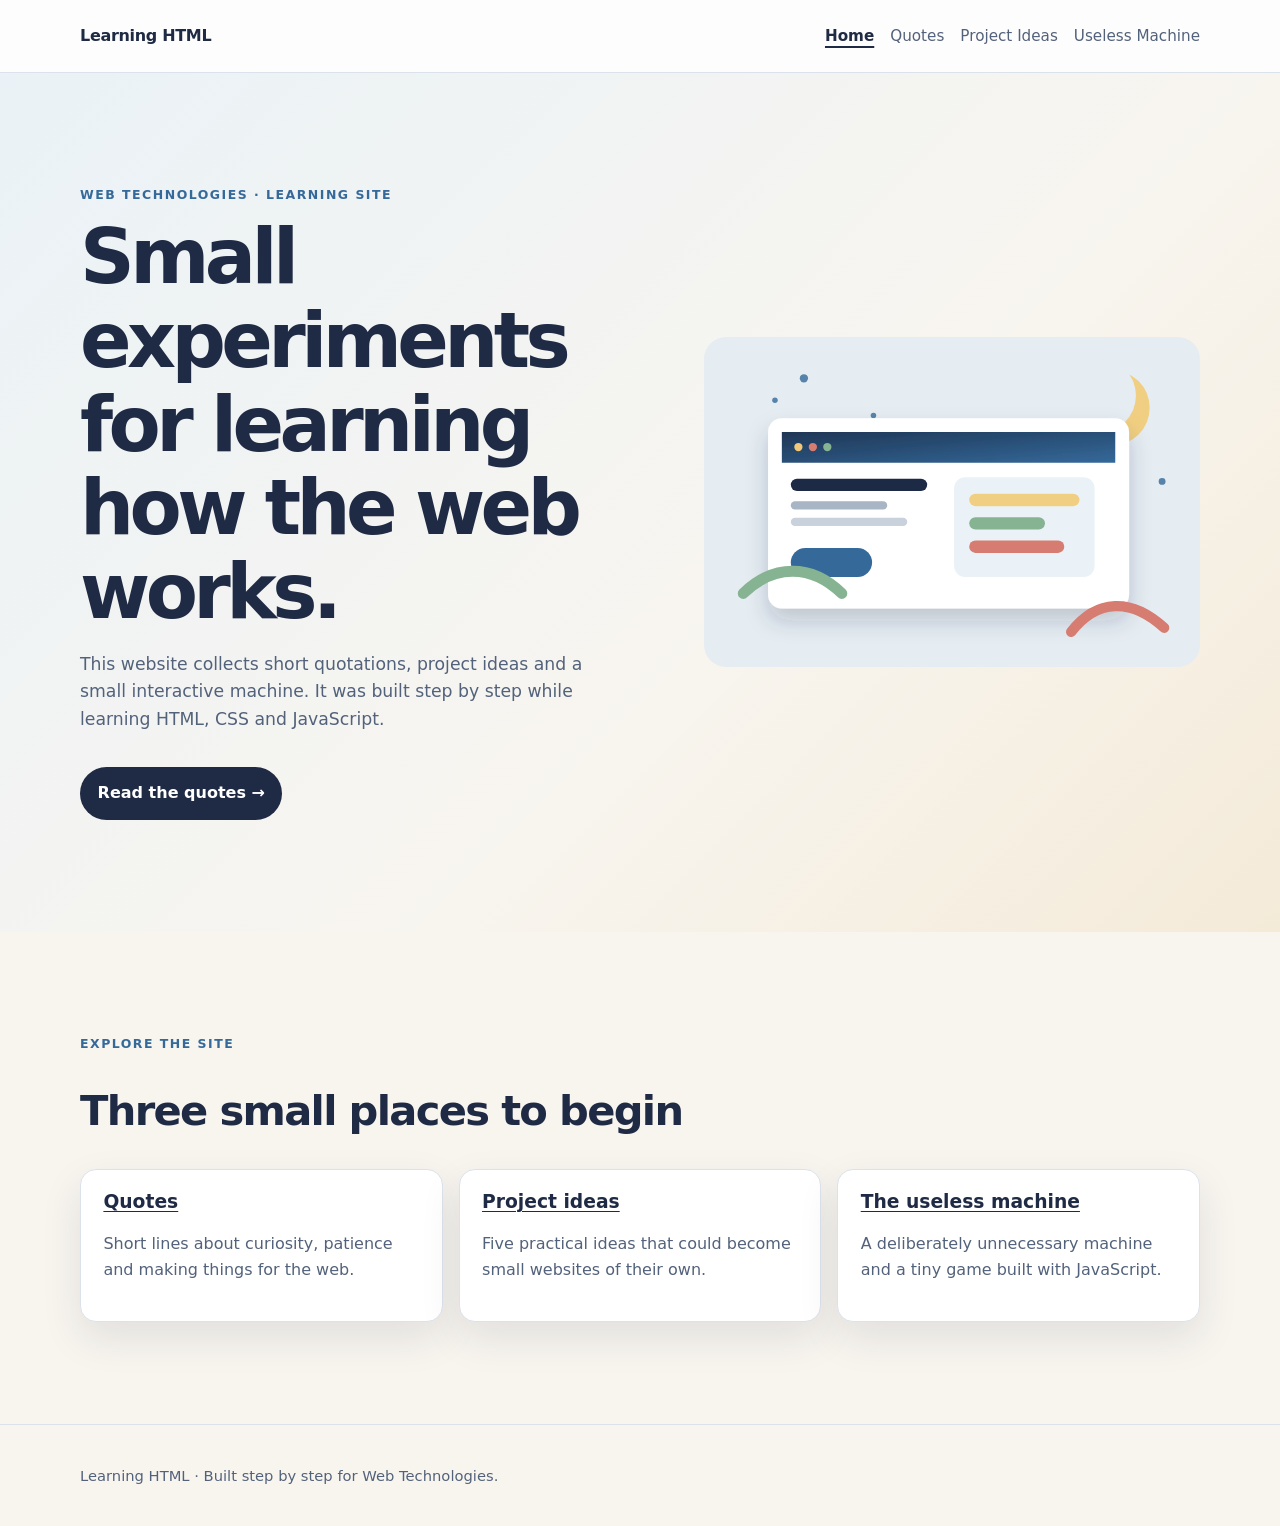
<file: index.html>
<!doctype html>
<html lang="en">
  <head>
    <meta charset="utf-8">
    <meta name="viewport" content="width=device-width, initial-scale=1">
    <meta name="description" content="A small website of quotations, project ideas and interactive web experiments.">
    <title>Learning HTML</title>
    <link rel="icon" type="image/png" sizes="32x32" href="favicon-32.png">
    <link rel="apple-touch-icon" sizes="180x180" href="apple-touch-icon.png">
    <meta property="og:type" content="website">
    <meta property="og:title" content="Learning HTML">
    <meta property="og:description" content="A small website of quotations, project ideas and interactive web experiments.">
    <meta property="og:image" content="assets/images/learning-html-cover.png">
    <meta property="og:image:alt" content="Learning HTML, a website of small web experiments.">
    <meta name="twitter:card" content="summary_large_image">
    <link rel="stylesheet" href="style.css">
  </head>
  <body>
    <a class="skip-link" href="#main">Skip to content</a>
    <header class="site-header">
      <div class="wrap header-content">
        <a class="brand" href="index.html">Learning HTML</a>
        <div id="site-nav"></div>
      </div>
    </header>

    <main id="main">
      <section class="hero">
        <div class="wrap hero-grid">
          <div>
            <p class="eyebrow">WEB TECHNOLOGIES · LEARNING SITE</p>
            <h1>Small experiments for learning how the web works.</h1>
            <p class="lead">This website collects short quotations, project ideas and a small interactive machine. It was built step by step while learning HTML, CSS and JavaScript.</p>
            <a class="button" href="quotes.html">Read the quotes <span aria-hidden="true">→</span></a>
          </div>
          <img src="assets/images/hero-learning.svg" width="720" height="480" alt="Original illustration of a browser window, stars and colourful blocks representing small web experiments.">
        </div>
      </section>

      <section class="wrap section" aria-labelledby="explore-title">
        <p class="eyebrow">EXPLORE THE SITE</p>
        <h2 id="explore-title">Three small places to begin</h2>
        <div class="card-grid">
          <article class="card">
            <h3><a href="quotes.html">Quotes</a></h3>
            <p>Short lines about curiosity, patience and making things for the web.</p>
          </article>
          <article class="card">
            <h3><a href="project.html">Project ideas</a></h3>
            <p>Five practical ideas that could become small websites of their own.</p>
          </article>
          <article class="card">
            <h3><a href="machine.html">The useless machine</a></h3>
            <p>A deliberately unnecessary machine and a tiny game built with JavaScript.</p>
          </article>
        </div>
      </section>
    </main>

    <footer class="site-footer">
      <div class="wrap">
        <p>Learning HTML · Built step by step for Web Technologies.</p>
      </div>
    </footer>
    <script src="nav.js"></script>
  </body>
</html>
</file>
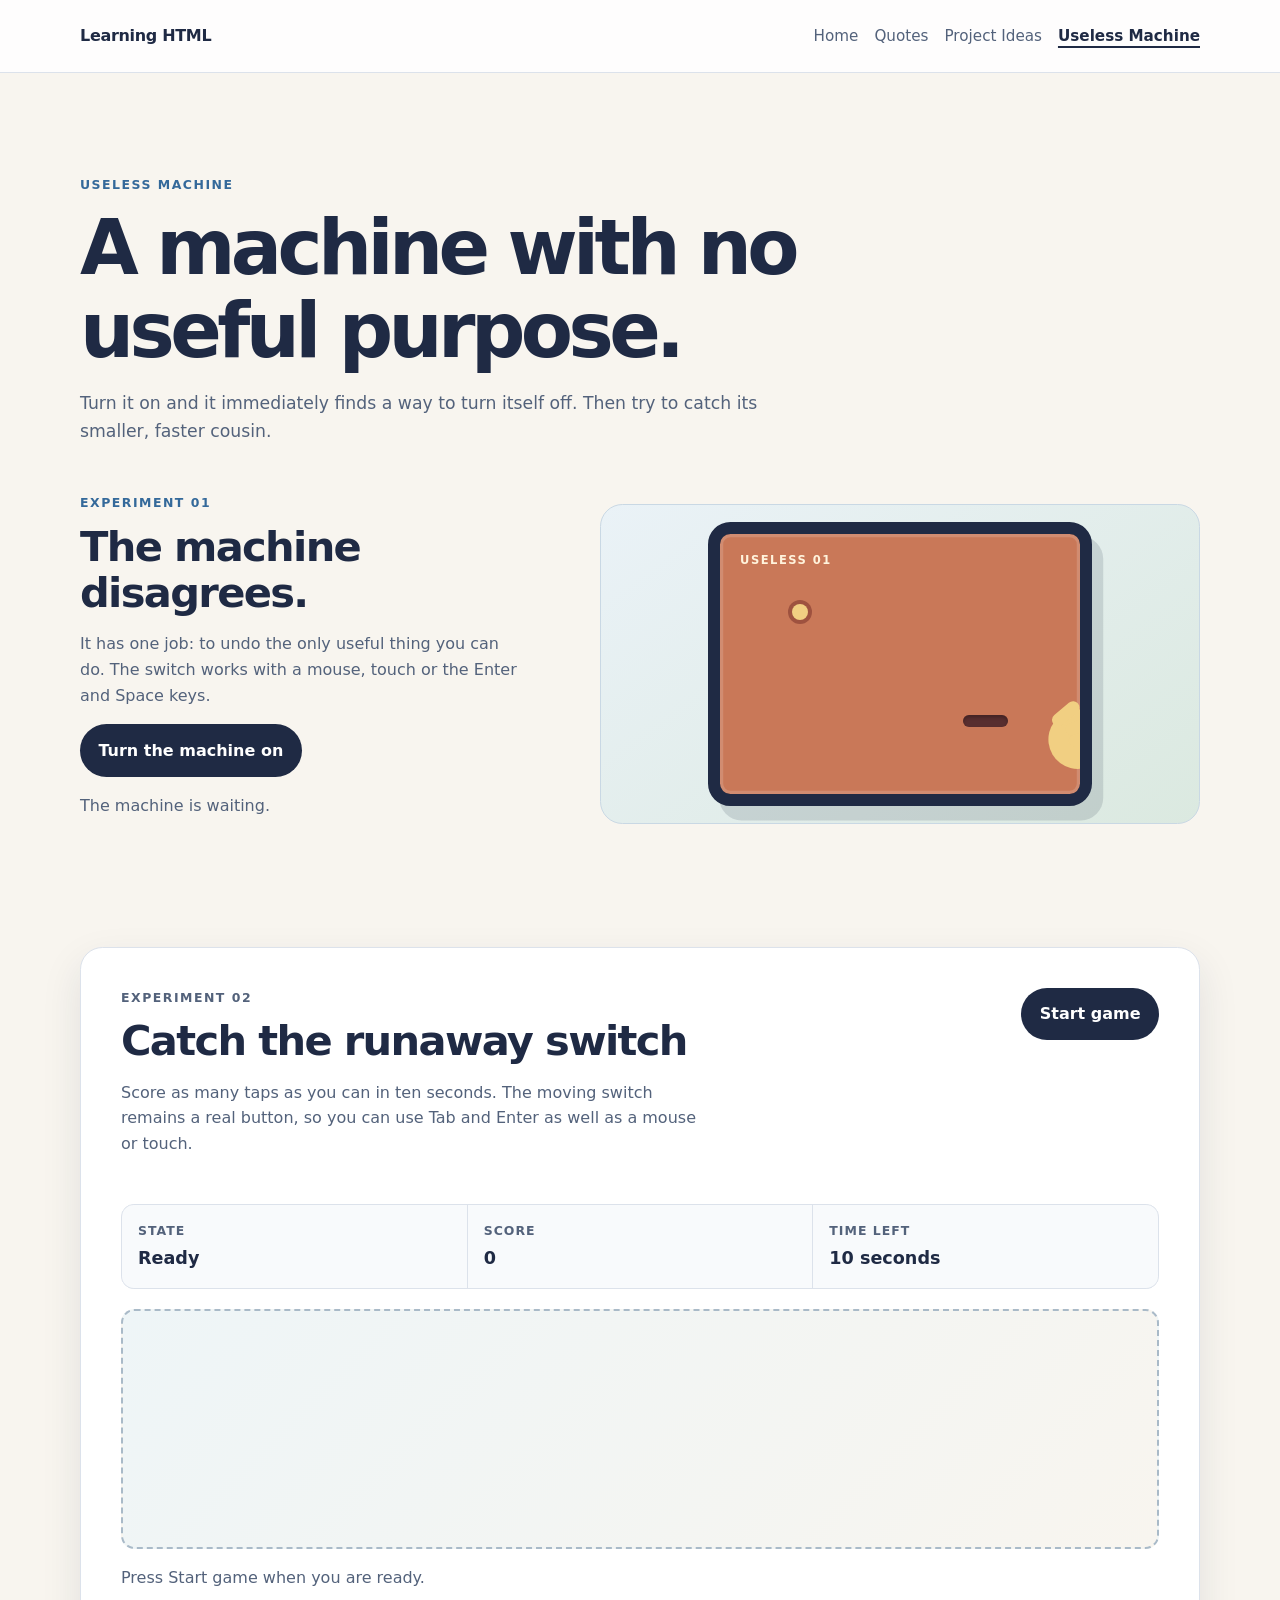
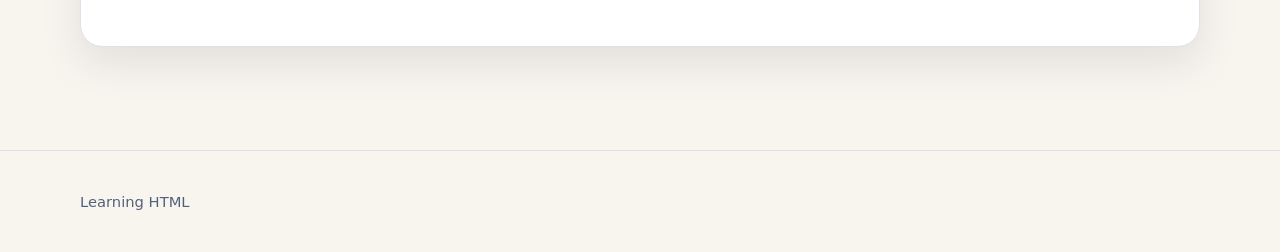
<file: machine.html>
<!doctype html>
<html lang="en">
  <head>
    <meta charset="utf-8">
    <meta name="viewport" content="width=device-width, initial-scale=1">
    <title>Useless Machine · Learning HTML</title>
    <meta name="description" content="A deliberately unnecessary machine and a short keyboard-friendly switch-catching game.">
    <link rel="icon" type="image/png" sizes="32x32" href="favicon-32.png">
    <link rel="apple-touch-icon" sizes="180x180" href="apple-touch-icon.png">
    <meta property="og:type" content="website">
    <meta property="og:title" content="Useless Machine · Learning HTML">
    <meta property="og:description" content="A deliberately unnecessary machine and a short keyboard-friendly switch-catching game.">
    <meta property="og:image" content="assets/images/learning-html-cover.png">
    <meta property="og:image:alt" content="Learning HTML, a website of small web experiments.">
    <meta name="twitter:card" content="summary_large_image">
    <link rel="stylesheet" href="style.css">
  </head>
  <body>
    <a class="skip-link" href="#main">Skip to content</a>
    <header class="site-header">
      <div class="wrap header-content">
        <a class="brand" href="index.html">Learning HTML</a>
        <div id="site-nav"></div>
      </div>
    </header>
    <main id="main" class="wrap page-content">
      <p class="eyebrow">USELESS MACHINE</p>
      <h1>A machine with no useful purpose.</h1>
      <p class="lead">Turn it on and it immediately finds a way to turn itself off. Then try to catch its smaller, faster cousin.</p>

      <section class="machine-layout" aria-labelledby="machine-title">
        <div class="machine-copy">
          <p class="eyebrow">EXPERIMENT 01</p>
          <h2 id="machine-title">The machine disagrees.</h2>
          <p>It has one job: to undo the only useful thing you can do. The switch works with a mouse, touch or the Enter and Space keys.</p>
          <button class="control-button" id="machine-switch" type="button" aria-pressed="false">Turn the machine on</button>
          <p id="machine-status" class="status-message" role="status" aria-live="polite">The machine is waiting.</p>
        </div>

        <div class="machine-stage" id="machine-visual" aria-hidden="true">
          <div class="machine-box">
            <span class="machine-label">USELESS 01</span>
            <span class="machine-slot"></span>
            <span class="machine-light"></span>
            <span class="machine-hand"><span></span></span>
          </div>
        </div>
      </section>

      <section class="game-panel" aria-labelledby="game-title">
        <div class="game-heading">
          <div>
            <p class="eyebrow">EXPERIMENT 02</p>
            <h2 id="game-title">Catch the runaway switch</h2>
            <p>Score as many taps as you can in ten seconds. The moving switch remains a real button, so you can use Tab and Enter as well as a mouse or touch.</p>
          </div>
          <button class="control-button" id="start-game" type="button">Start game</button>
        </div>

        <div class="game-scoreboard" aria-label="Game score">
          <p><span>State</span> <strong id="game-state" aria-live="polite">Ready</strong></p>
          <p><span>Score</span> <strong id="game-score">0</strong></p>
          <p><span>Time left</span> <strong id="time-left">10 seconds</strong></p>
        </div>

        <div class="game-area" id="game-area">
          <button id="runaway-switch" class="runaway-switch" type="button" hidden>Catch me</button>
        </div>
        <p id="game-message" class="status-message" role="status" aria-live="polite">Press Start game when you are ready.</p>
      </section>
    </main>
    <footer class="site-footer"><div class="wrap"><p>Learning HTML</p></div></footer>
    <script src="nav.js"></script>
    <script src="machine.js"></script>
  </body>
</html>
</file>
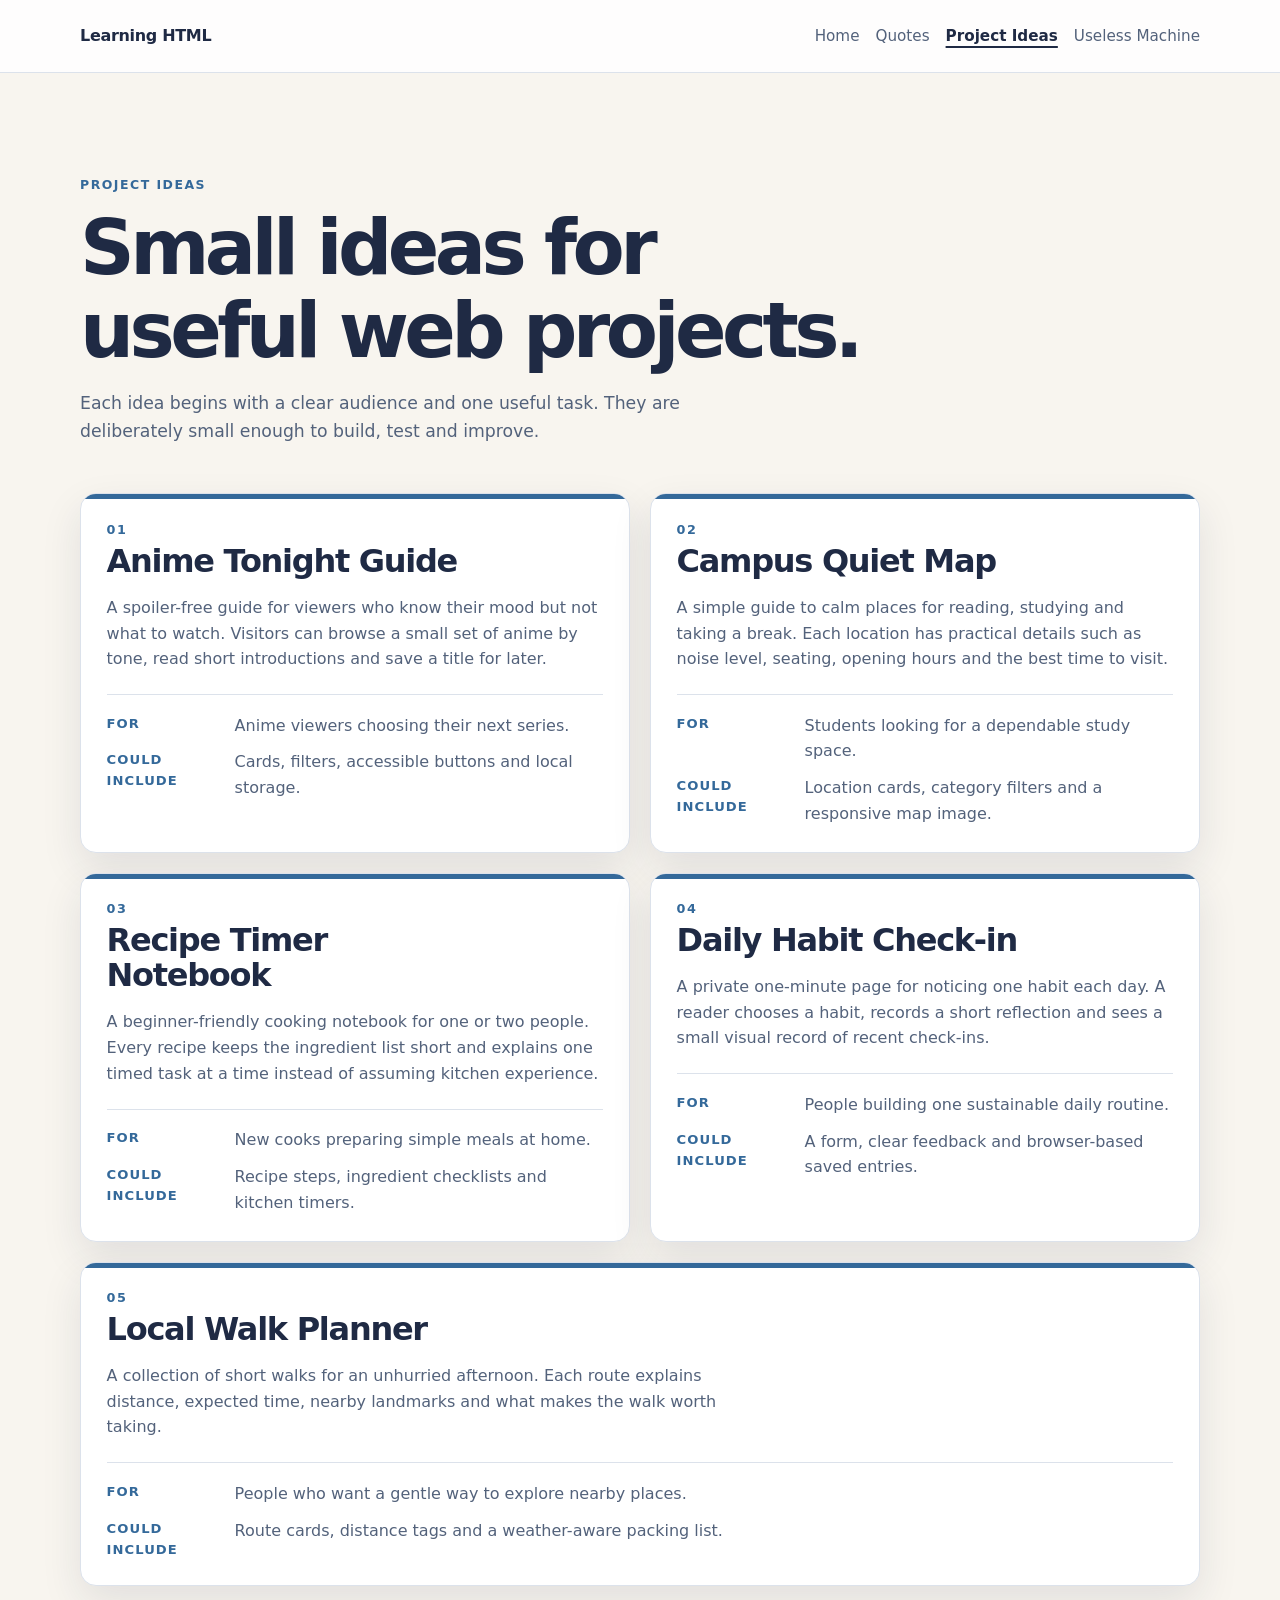
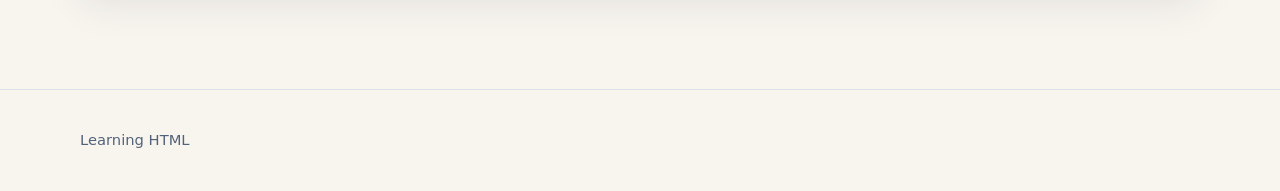
<file: project.html>
<!doctype html>
<html lang="en">
  <head>
    <meta charset="utf-8">
    <meta name="viewport" content="width=device-width, initial-scale=1">
    <title>Project Ideas · Learning HTML</title>
    <meta name="description" content="Five practical website ideas designed around a clear audience and one useful task.">
    <link rel="icon" type="image/png" sizes="32x32" href="favicon-32.png">
    <link rel="apple-touch-icon" sizes="180x180" href="apple-touch-icon.png">
    <meta property="og:type" content="website">
    <meta property="og:title" content="Project Ideas · Learning HTML">
    <meta property="og:description" content="Five practical website ideas designed around a clear audience and one useful task.">
    <meta property="og:image" content="assets/images/learning-html-cover.png">
    <meta property="og:image:alt" content="Learning HTML, a website of small web experiments.">
    <meta name="twitter:card" content="summary_large_image">
    <link rel="stylesheet" href="style.css">
  </head>
  <body>
    <a class="skip-link" href="#main">Skip to content</a>
    <header class="site-header">
      <div class="wrap header-content">
        <a class="brand" href="index.html">Learning HTML</a>
        <div id="site-nav"></div>
      </div>
    </header>
    <main id="main" class="wrap page-content">
      <p class="eyebrow">PROJECT IDEAS</p>
      <h1>Small ideas for useful web projects.</h1>
      <p class="lead">Each idea begins with a clear audience and one useful task. They are deliberately small enough to build, test and improve.</p>

      <section class="idea-grid" aria-label="Five project ideas">
        <article class="idea-card">
          <p class="idea-number">01</p>
          <h2>Anime Tonight Guide</h2>
          <p>A spoiler-free guide for viewers who know their mood but not what to watch. Visitors can browse a small set of anime by tone, read short introductions and save a title for later.</p>
          <dl class="idea-details">
            <div><dt>For</dt><dd>Anime viewers choosing their next series.</dd></div>
            <div><dt>Could include</dt><dd>Cards, filters, accessible buttons and local storage.</dd></div>
          </dl>
        </article>

        <article class="idea-card">
          <p class="idea-number">02</p>
          <h2>Campus Quiet Map</h2>
          <p>A simple guide to calm places for reading, studying and taking a break. Each location has practical details such as noise level, seating, opening hours and the best time to visit.</p>
          <dl class="idea-details">
            <div><dt>For</dt><dd>Students looking for a dependable study space.</dd></div>
            <div><dt>Could include</dt><dd>Location cards, category filters and a responsive map image.</dd></div>
          </dl>
        </article>

        <article class="idea-card">
          <p class="idea-number">03</p>
          <h2>Recipe Timer Notebook</h2>
          <p>A beginner-friendly cooking notebook for one or two people. Every recipe keeps the ingredient list short and explains one timed task at a time instead of assuming kitchen experience.</p>
          <dl class="idea-details">
            <div><dt>For</dt><dd>New cooks preparing simple meals at home.</dd></div>
            <div><dt>Could include</dt><dd>Recipe steps, ingredient checklists and kitchen timers.</dd></div>
          </dl>
        </article>

        <article class="idea-card">
          <p class="idea-number">04</p>
          <h2>Daily Habit Check-in</h2>
          <p>A private one-minute page for noticing one habit each day. A reader chooses a habit, records a short reflection and sees a small visual record of recent check-ins.</p>
          <dl class="idea-details">
            <div><dt>For</dt><dd>People building one sustainable daily routine.</dd></div>
            <div><dt>Could include</dt><dd>A form, clear feedback and browser-based saved entries.</dd></div>
          </dl>
        </article>

        <article class="idea-card">
          <p class="idea-number">05</p>
          <h2>Local Walk Planner</h2>
          <p>A collection of short walks for an unhurried afternoon. Each route explains distance, expected time, nearby landmarks and what makes the walk worth taking.</p>
          <dl class="idea-details">
            <div><dt>For</dt><dd>People who want a gentle way to explore nearby places.</dd></div>
            <div><dt>Could include</dt><dd>Route cards, distance tags and a weather-aware packing list.</dd></div>
          </dl>
        </article>
      </section>
    </main>
    <footer class="site-footer"><div class="wrap"><p>Learning HTML</p></div></footer>
    <script src="nav.js"></script>
  </body>
</html>
</file>
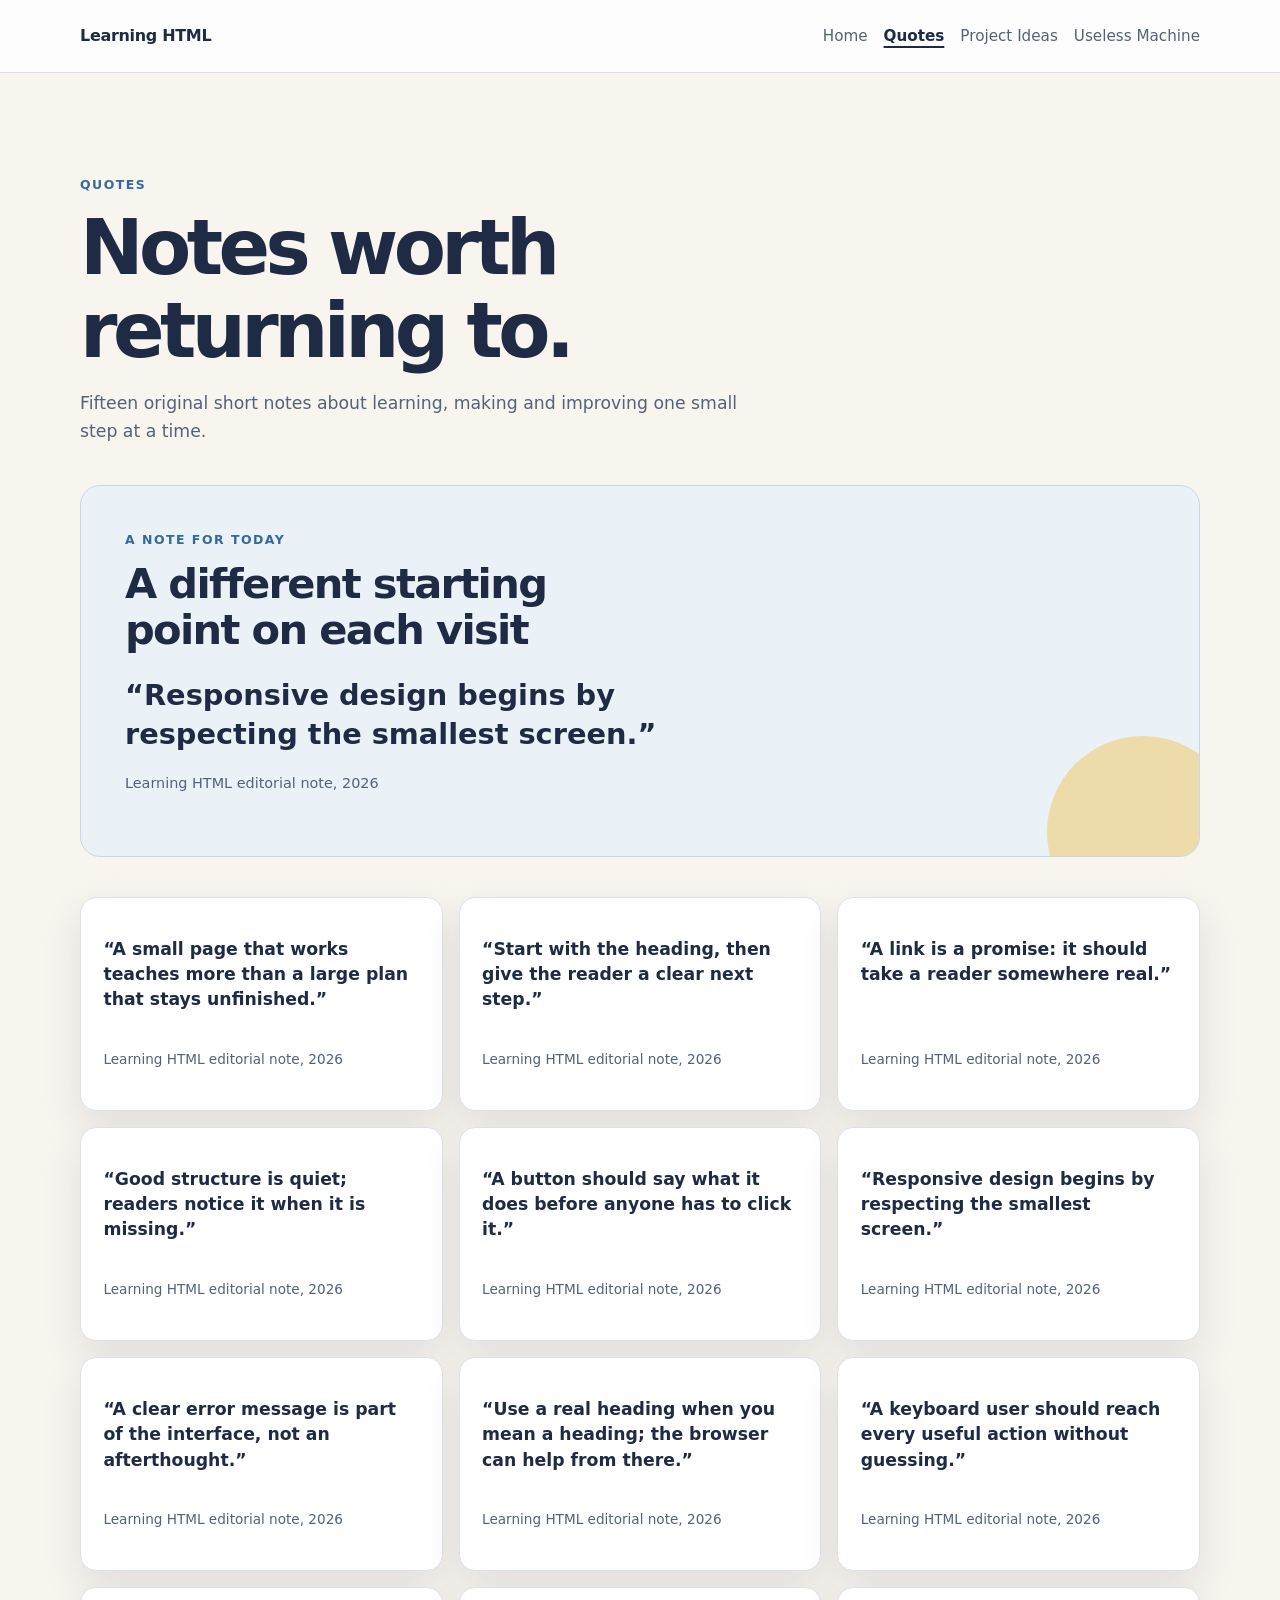
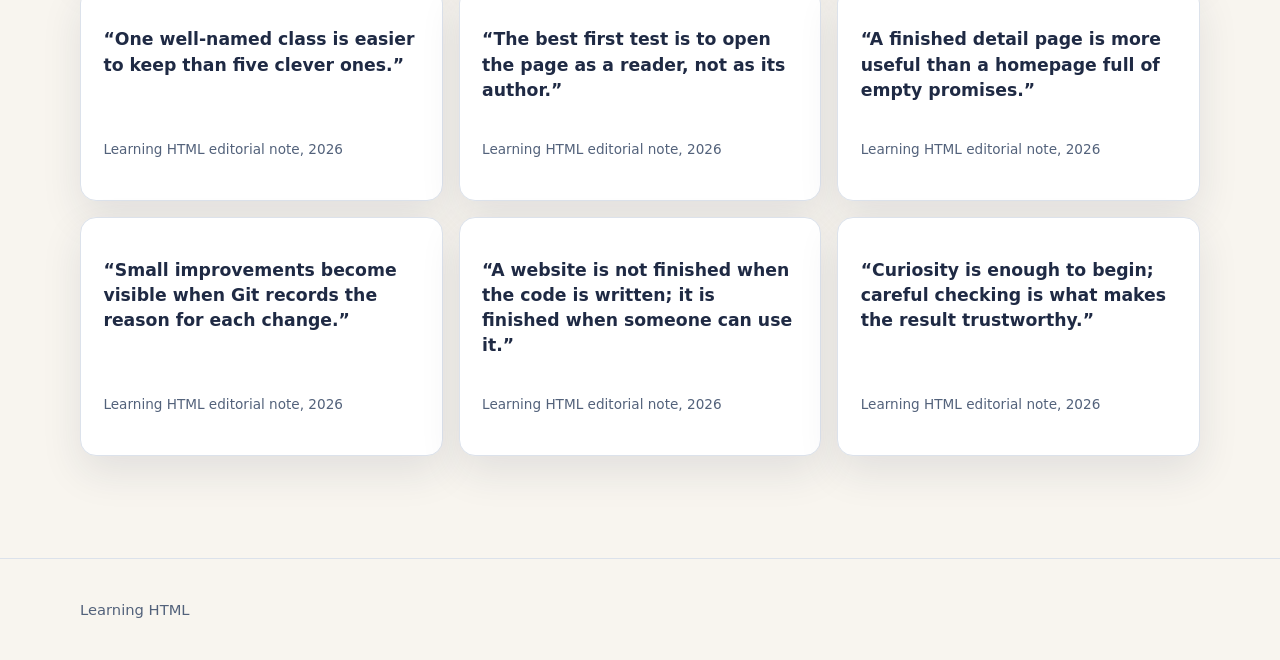
<file: quotes.html>
<!doctype html>
<html lang="en">
  <head>
    <meta charset="utf-8">
    <meta name="viewport" content="width=device-width, initial-scale=1">
    <title>Quotes · Learning HTML</title>
    <meta name="description" content="Fifteen original short notes about learning, making and improving one small step at a time.">
    <link rel="icon" type="image/png" sizes="32x32" href="favicon-32.png">
    <link rel="apple-touch-icon" sizes="180x180" href="apple-touch-icon.png">
    <meta property="og:type" content="website">
    <meta property="og:title" content="Quotes · Learning HTML">
    <meta property="og:description" content="Fifteen original short notes about learning, making and improving one small step at a time.">
    <meta property="og:image" content="assets/images/learning-html-cover.png">
    <meta property="og:image:alt" content="Learning HTML, a website of small web experiments.">
    <meta name="twitter:card" content="summary_large_image">
    <link rel="stylesheet" href="style.css">
  </head>
  <body>
    <a class="skip-link" href="#main">Skip to content</a>
    <header class="site-header">
      <div class="wrap header-content">
        <a class="brand" href="index.html">Learning HTML</a>
        <div id="site-nav"></div>
      </div>
    </header>
    <main id="main" class="wrap page-content">
      <p class="eyebrow">QUOTES</p>
      <h1>Notes worth returning to.</h1>
      <p class="lead">Fifteen original short notes about learning, making and improving one small step at a time.</p>

      <section class="quote-hero" aria-labelledby="random-note-title">
        <p class="eyebrow">A NOTE FOR TODAY</p>
        <h2 id="random-note-title">A different starting point on each visit</h2>
        <blockquote>
          <p id="random-quote" aria-live="polite">“A small page that works teaches more than a large plan that stays unfinished.”</p>
        </blockquote>
        <p id="random-quote-source"><cite>Learning HTML editorial note, 2026</cite></p>
      </section>

      <section class="quote-grid" aria-label="Fifteen learning notes">
        <article class="quote-card">
          <blockquote><p>“A small page that works teaches more than a large plan that stays unfinished.”</p></blockquote>
          <p><cite>Learning HTML editorial note, 2026</cite></p>
        </article>
        <article class="quote-card">
          <blockquote><p>“Start with the heading, then give the reader a clear next step.”</p></blockquote>
          <p><cite>Learning HTML editorial note, 2026</cite></p>
        </article>
        <article class="quote-card">
          <blockquote><p>“A link is a promise: it should take a reader somewhere real.”</p></blockquote>
          <p><cite>Learning HTML editorial note, 2026</cite></p>
        </article>
        <article class="quote-card">
          <blockquote><p>“Good structure is quiet; readers notice it when it is missing.”</p></blockquote>
          <p><cite>Learning HTML editorial note, 2026</cite></p>
        </article>
        <article class="quote-card">
          <blockquote><p>“A button should say what it does before anyone has to click it.”</p></blockquote>
          <p><cite>Learning HTML editorial note, 2026</cite></p>
        </article>
        <article class="quote-card">
          <blockquote><p>“Responsive design begins by respecting the smallest screen.”</p></blockquote>
          <p><cite>Learning HTML editorial note, 2026</cite></p>
        </article>
        <article class="quote-card">
          <blockquote><p>“A clear error message is part of the interface, not an afterthought.”</p></blockquote>
          <p><cite>Learning HTML editorial note, 2026</cite></p>
        </article>
        <article class="quote-card">
          <blockquote><p>“Use a real heading when you mean a heading; the browser can help from there.”</p></blockquote>
          <p><cite>Learning HTML editorial note, 2026</cite></p>
        </article>
        <article class="quote-card">
          <blockquote><p>“A keyboard user should reach every useful action without guessing.”</p></blockquote>
          <p><cite>Learning HTML editorial note, 2026</cite></p>
        </article>
        <article class="quote-card">
          <blockquote><p>“One well-named class is easier to keep than five clever ones.”</p></blockquote>
          <p><cite>Learning HTML editorial note, 2026</cite></p>
        </article>
        <article class="quote-card">
          <blockquote><p>“The best first test is to open the page as a reader, not as its author.”</p></blockquote>
          <p><cite>Learning HTML editorial note, 2026</cite></p>
        </article>
        <article class="quote-card">
          <blockquote><p>“A finished detail page is more useful than a homepage full of empty promises.”</p></blockquote>
          <p><cite>Learning HTML editorial note, 2026</cite></p>
        </article>
        <article class="quote-card">
          <blockquote><p>“Small improvements become visible when Git records the reason for each change.”</p></blockquote>
          <p><cite>Learning HTML editorial note, 2026</cite></p>
        </article>
        <article class="quote-card">
          <blockquote><p>“A website is not finished when the code is written; it is finished when someone can use it.”</p></blockquote>
          <p><cite>Learning HTML editorial note, 2026</cite></p>
        </article>
        <article class="quote-card">
          <blockquote><p>“Curiosity is enough to begin; careful checking is what makes the result trustworthy.”</p></blockquote>
          <p><cite>Learning HTML editorial note, 2026</cite></p>
        </article>
      </section>
    </main>
    <footer class="site-footer"><div class="wrap"><p>Learning HTML</p></div></footer>
    <script src="nav.js"></script>
    <script src="quotes.js"></script>
  </body>
</html>
</file>
<file: style.css>
:root {
  --ink: #1f2a44;
  --muted: #53627b;
  --paper: #f8f5ef;
  --surface: #ffffff;
  --accent: #34699a;
  --line: #dce2eb;
  --radius: 1rem;
  --shadow: 0 1rem 2.5rem rgb(31 42 68 / 10%);
  font-family: Inter, ui-sans-serif, system-ui, -apple-system, BlinkMacSystemFont, "Segoe UI", sans-serif;
  color: var(--ink);
  background: var(--paper);
}

* { box-sizing: border-box; }
html { scroll-behavior: smooth; }
body { margin: 0; min-width: 20rem; overflow-x: hidden; line-height: 1.6; }
img { display: block; max-width: 100%; height: auto; }
a { color: inherit; }
a:focus-visible, button:focus-visible, .button:focus-visible { outline: 3px solid #e7ad45; outline-offset: 4px; }
.wrap { width: min(70rem, calc(100% - 2rem)); margin-inline: auto; }
.skip-link { position: absolute; left: 1rem; top: -4rem; background: var(--ink); color: white; padding: .65rem 1rem; border-radius: .5rem; z-index: 2; }
.skip-link:focus { top: 1rem; }
.site-header { border-bottom: 1px solid var(--line); background: rgb(255 255 255 / 86%); }
.header-content { display: flex; align-items: center; justify-content: space-between; gap: 1rem; min-height: 4.5rem; }
.brand { font-weight: 800; text-decoration: none; letter-spacing: -.02em; }
nav { display: flex; flex-wrap: wrap; gap: 1rem; }
nav a { color: var(--muted); text-decoration: none; font-size: .95rem; }
nav a:hover { color: var(--accent); }
nav a[aria-current="page"] { color: var(--ink); font-weight: 800; text-decoration: underline; text-underline-offset: .35em; text-decoration-thickness: 2px; }
.nav-error { max-width: 27rem; margin: .75rem 0; color: #9b2c2c; font-size: .9rem; }
.hero { padding: clamp(3.5rem, 9vw, 7rem) 0; background: linear-gradient(135deg, #eaf2f7, var(--paper) 60%, #f4ead8); }
.hero-grid { display: grid; align-items: center; grid-template-columns: minmax(0, 1.05fr) minmax(15rem, .95fr); gap: clamp(2rem, 6vw, 5rem); }
.hero-grid > * { min-width: 0; }
.eyebrow { margin: 0 0 .65rem; color: var(--accent); font-size: .78rem; font-weight: 800; letter-spacing: .12em; }
h1, h2, h3 { line-height: 1.1; }
h1 { max-width: 15ch; margin: 0; font-size: clamp(2.4rem, 6vw, 4.75rem); letter-spacing: -.06em; }
h2 { font-size: clamp(1.8rem, 4vw, 2.6rem); letter-spacing: -.04em; }
.lead { max-width: 62ch; color: var(--muted); font-size: 1.08rem; }
.button { display: inline-block; margin-top: 1rem; padding: .85rem 1.1rem; border-radius: 999px; background: var(--ink); color: white; text-decoration: none; font-weight: 750; }
.button:hover { background: var(--accent); }
.section, .page-content { padding-block: clamp(3.5rem, 8vw, 6.5rem); }
.card-grid { display: grid; grid-template-columns: repeat(3, minmax(0, 1fr)); gap: 1rem; }
.card { padding: 1.4rem; border: 1px solid var(--line); border-radius: var(--radius); background: var(--surface); box-shadow: var(--shadow); }
.card h3 { margin-top: 0; }
.card h3 a { text-decoration-thickness: 1px; text-underline-offset: .15em; }
.card p { color: var(--muted); }
.quote-grid { display: grid; grid-template-columns: repeat(3, minmax(0, 1fr)); gap: 1rem; margin-top: 2.5rem; }
.quote-card { display: flex; flex-direction: column; justify-content: space-between; min-height: 12rem; padding: 1.4rem; border: 1px solid var(--line); border-radius: var(--radius); background: var(--surface); box-shadow: var(--shadow); }
.quote-card blockquote { margin: 0; font-size: 1.08rem; font-weight: 650; line-height: 1.45; }
.quote-card cite { color: var(--muted); font-size: .85rem; font-style: normal; }
.quote-hero { position: relative; margin-top: 2.5rem; padding: clamp(1.5rem, 4vw, 2.75rem); overflow: hidden; border: 1px solid #c9d8e4; border-radius: calc(var(--radius) * 1.25); background: #eaf2f7; }
.quote-hero::after { position: absolute; right: -2.5rem; bottom: -4.5rem; width: 12rem; aspect-ratio: 1; border-radius: 50%; background: #f1cf82; content: ""; opacity: .65; }
.quote-hero h2 { position: relative; z-index: 1; max-width: 18ch; margin: 0; }
.quote-hero blockquote { position: relative; z-index: 1; max-width: 42rem; margin: 1.5rem 0 0; font-size: clamp(1.25rem, 3vw, 1.8rem); font-weight: 700; line-height: 1.35; }
.quote-hero blockquote p { margin: 0; }
.quote-hero cite { position: relative; z-index: 1; color: var(--muted); font-size: .9rem; font-style: normal; }
.idea-grid { display: grid; grid-template-columns: repeat(2, minmax(0, 1fr)); gap: 1.25rem; margin-top: 3rem; }
.idea-card { position: relative; padding: 1.6rem; overflow: hidden; border: 1px solid var(--line); border-radius: var(--radius); background: var(--surface); box-shadow: var(--shadow); }
.idea-card:last-child { grid-column: 1 / -1; }
.idea-card::before { position: absolute; top: 0; left: 0; width: 100%; height: .3rem; background: var(--accent); content: ""; }
.idea-card h2 { max-width: 16ch; margin: .2rem 0 .8rem; font-size: clamp(1.45rem, 3vw, 2rem); }
.idea-card > p:not(.idea-number) { max-width: 62ch; color: var(--muted); }
.idea-number { margin: 0; color: var(--accent); font-size: .8rem; font-weight: 800; letter-spacing: .12em; }
.idea-details { display: grid; gap: .7rem; margin: 1.4rem 0 0; padding-top: 1.1rem; border-top: 1px solid var(--line); }
.idea-details div { display: grid; grid-template-columns: 7rem 1fr; gap: 1rem; }
.idea-details dt { color: var(--accent); font-size: .82rem; font-weight: 800; text-transform: uppercase; letter-spacing: .08em; }
.idea-details dd { margin: 0; color: var(--muted); }
.machine-layout { display: grid; grid-template-columns: minmax(0, .85fr) minmax(19rem, 1.15fr); align-items: center; gap: clamp(2rem, 6vw, 5rem); margin-top: 3rem; }
.machine-copy h2, .game-panel h2 { margin: 0; }
.machine-copy > p:not(.eyebrow), .game-heading p { max-width: 57ch; color: var(--muted); }
.control-button { padding: .85rem 1.15rem; border: 0; border-radius: 999px; background: var(--ink); color: #fff; cursor: pointer; font: inherit; font-weight: 750; }
.control-button:hover:not(:disabled) { background: var(--accent); }
.control-button:disabled { cursor: wait; opacity: .72; }
.status-message { min-height: 1.6em; color: var(--muted); }
.machine-stage { display: grid; min-height: 20rem; place-items: center; overflow: hidden; border: 1px solid #c9d8e4; border-radius: calc(var(--radius) * 1.4); background: linear-gradient(145deg, #eaf2f7, #dbe9e0); }
.machine-box { position: relative; width: min(24rem, 80%); aspect-ratio: 1.35; overflow: hidden; border: .8rem solid #1f2a44; border-radius: 1.4rem; background: #c97858; box-shadow: inset 0 0 0 .2rem rgb(255 255 255 / 15%), .7rem .9rem 0 rgb(31 42 68 / 14%); }
.machine-label { position: absolute; top: 1.1rem; left: 1.25rem; color: #fff3dc; font-size: .72rem; font-weight: 800; letter-spacing: .13em; }
.machine-slot { position: absolute; right: 20%; bottom: 26%; width: 2.8rem; height: .75rem; border-radius: 999px; background: #582e2f; box-shadow: inset 0 .15rem .2rem rgb(0 0 0 / 24%); }
.machine-light { position: absolute; top: 27%; left: 20%; width: 1rem; aspect-ratio: 1; border-radius: 50%; background: #f1cf82; box-shadow: 0 0 0 .25rem #9e523f; }
.machine-hand { position: absolute; right: -7rem; bottom: 12%; width: 9rem; height: 3.7rem; border-radius: 2rem 0 0 2rem; background: #f1cf82; transform: rotate(-8deg); transition: right .45s ease, transform .45s ease; }
.machine-hand::before, .machine-hand::after, .machine-hand span { position: absolute; width: 2rem; height: .8rem; border-radius: .8rem; background: #f1cf82; content: ""; }
.machine-hand::before { top: -.25rem; left: .3rem; transform: rotate(-32deg); }
.machine-hand::after { top: .65rem; left: 1.1rem; transform: rotate(-12deg); }
.machine-hand span { top: 1.55rem; left: 1.25rem; transform: rotate(8deg); }
.machine-is-on .machine-hand { right: 12%; transform: rotate(-1deg); }
.machine-is-on .machine-light { background: #f4ead8; box-shadow: 0 0 1.2rem .35rem rgb(241 207 130 / 80%), 0 0 0 .25rem #9e523f; }
.game-panel { margin-top: clamp(4rem, 9vw, 7rem); padding: clamp(1.4rem, 4vw, 2.5rem); border: 1px solid var(--line); border-radius: calc(var(--radius) * 1.4); background: var(--surface); box-shadow: var(--shadow); }
.game-heading { display: flex; align-items: flex-start; justify-content: space-between; gap: 1.5rem; }
.game-scoreboard { display: grid; grid-template-columns: repeat(3, 1fr); gap: 1px; margin: 2rem 0 1.25rem; overflow: hidden; border: 1px solid var(--line); border-radius: .8rem; background: var(--line); }
.game-scoreboard p { display: grid; gap: .15rem; margin: 0; padding: 1rem; background: #f8fafc; }
.game-scoreboard span { color: var(--muted); font-size: .78rem; font-weight: 800; letter-spacing: .08em; text-transform: uppercase; }
.game-scoreboard strong { font-size: 1.1rem; }
.game-area { position: relative; min-height: 15rem; overflow: hidden; border: 2px dashed #a9bac8; border-radius: .85rem; background: linear-gradient(135deg, #eef5f7, #f8f5ef); }
.runaway-switch { position: absolute; z-index: 1; min-width: 6.7rem; padding: .7rem .85rem; border: .2rem solid #1f2a44; border-radius: .7rem; background: #f1cf82; color: var(--ink); cursor: pointer; font: inherit; font-weight: 800; box-shadow: .2rem .25rem 0 rgb(31 42 68 / 18%); }
.runaway-switch:hover { background: #f7dc9f; }
.site-footer { padding-block: 1.5rem; border-top: 1px solid var(--line); color: var(--muted); font-size: .92rem; }
@media (max-width: 42rem) {
  .header-content { align-items: flex-start; flex-direction: column; padding-block: 1rem; }
  nav { width: 100%; gap: .65rem .9rem; }
  nav a { font-size: .9rem; }
  .hero-grid, .card-grid, .quote-grid, .idea-grid { grid-template-columns: 1fr; }
  .hero-grid > div, .hero .lead { inline-size: 100%; max-inline-size: 100%; }
  .lead { overflow-wrap: anywhere; }
  .idea-card:last-child { grid-column: auto; }
  .idea-details div { grid-template-columns: 1fr; gap: .2rem; }
  .machine-layout { grid-template-columns: 1fr; }
  .game-heading { flex-direction: column; }
  .game-scoreboard { grid-template-columns: 1fr; }
  .hero img { max-width: 100%; height: auto; }
}
@media (prefers-reduced-motion: reduce) {
  html { scroll-behavior: auto; }
  *, *::before, *::after { transition-duration: .01ms !important; animation-duration: .01ms !important; animation-iteration-count: 1 !important; }
}
</file>
